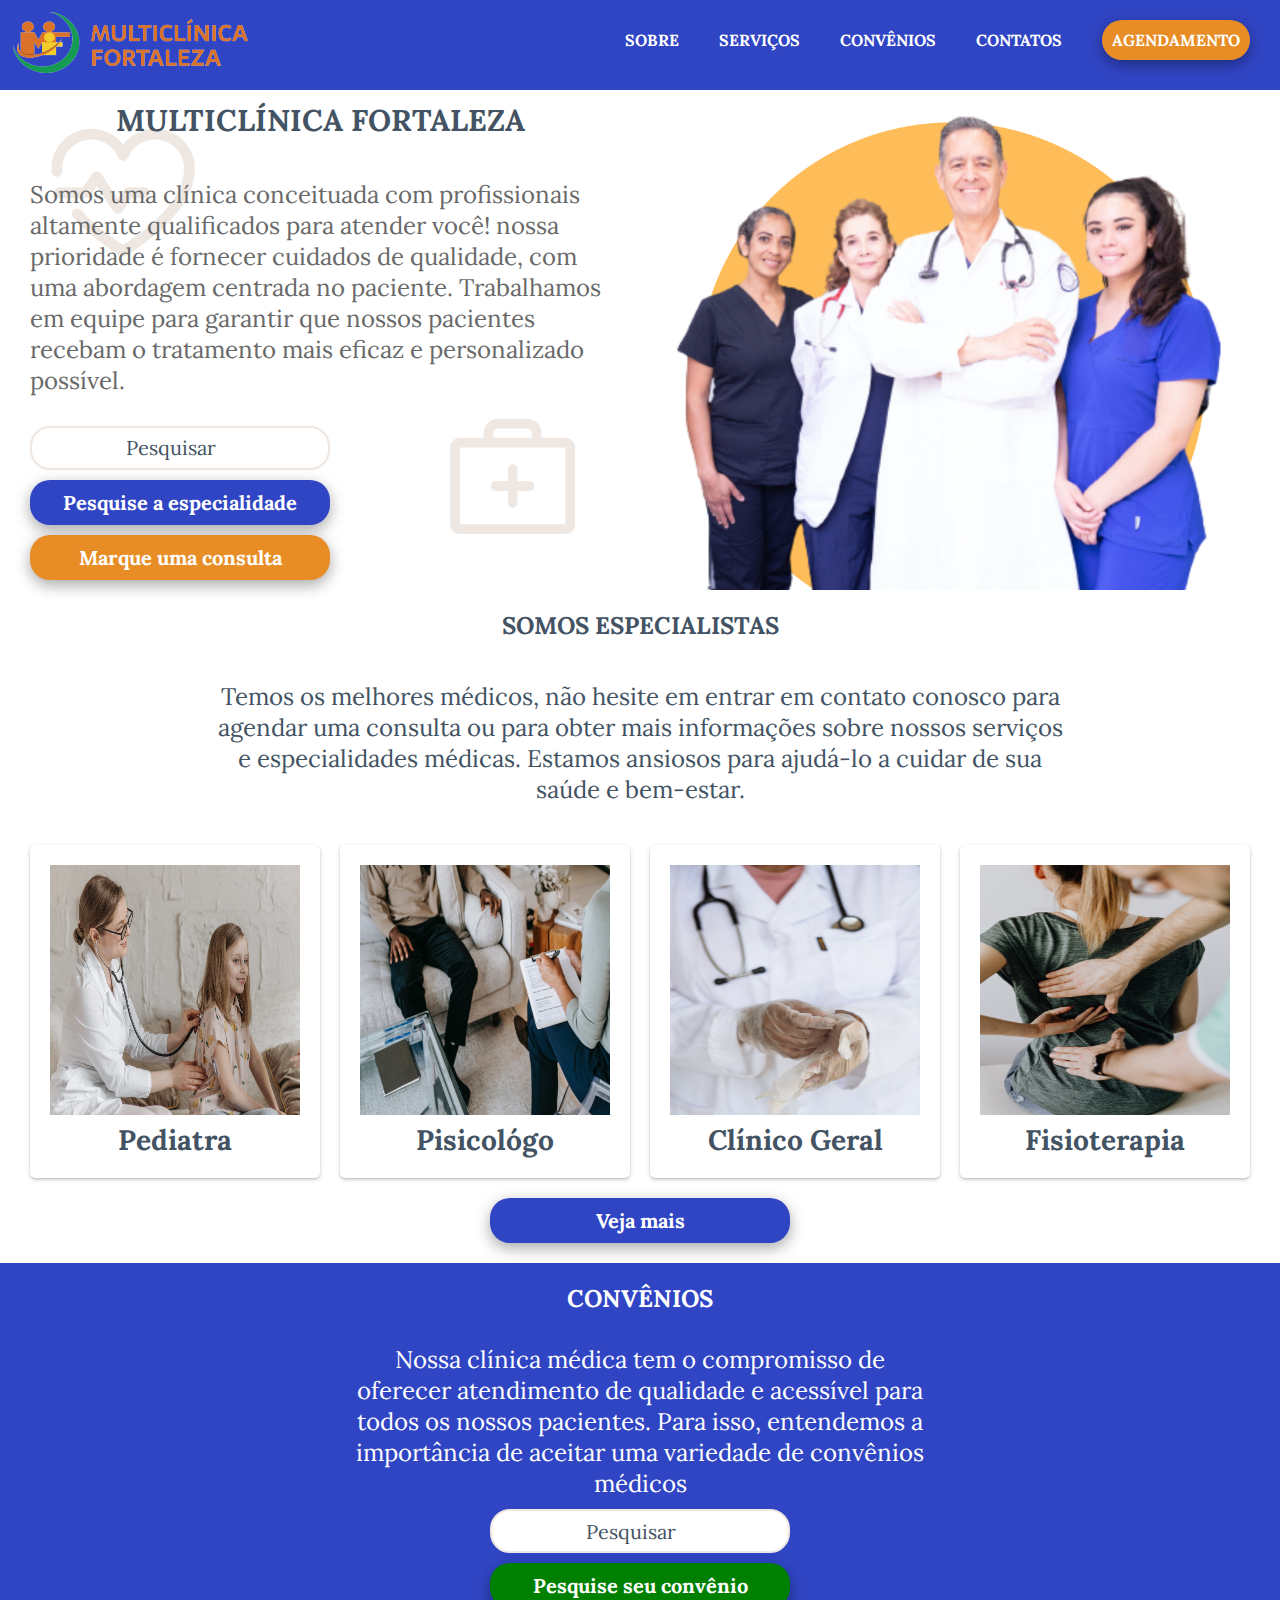
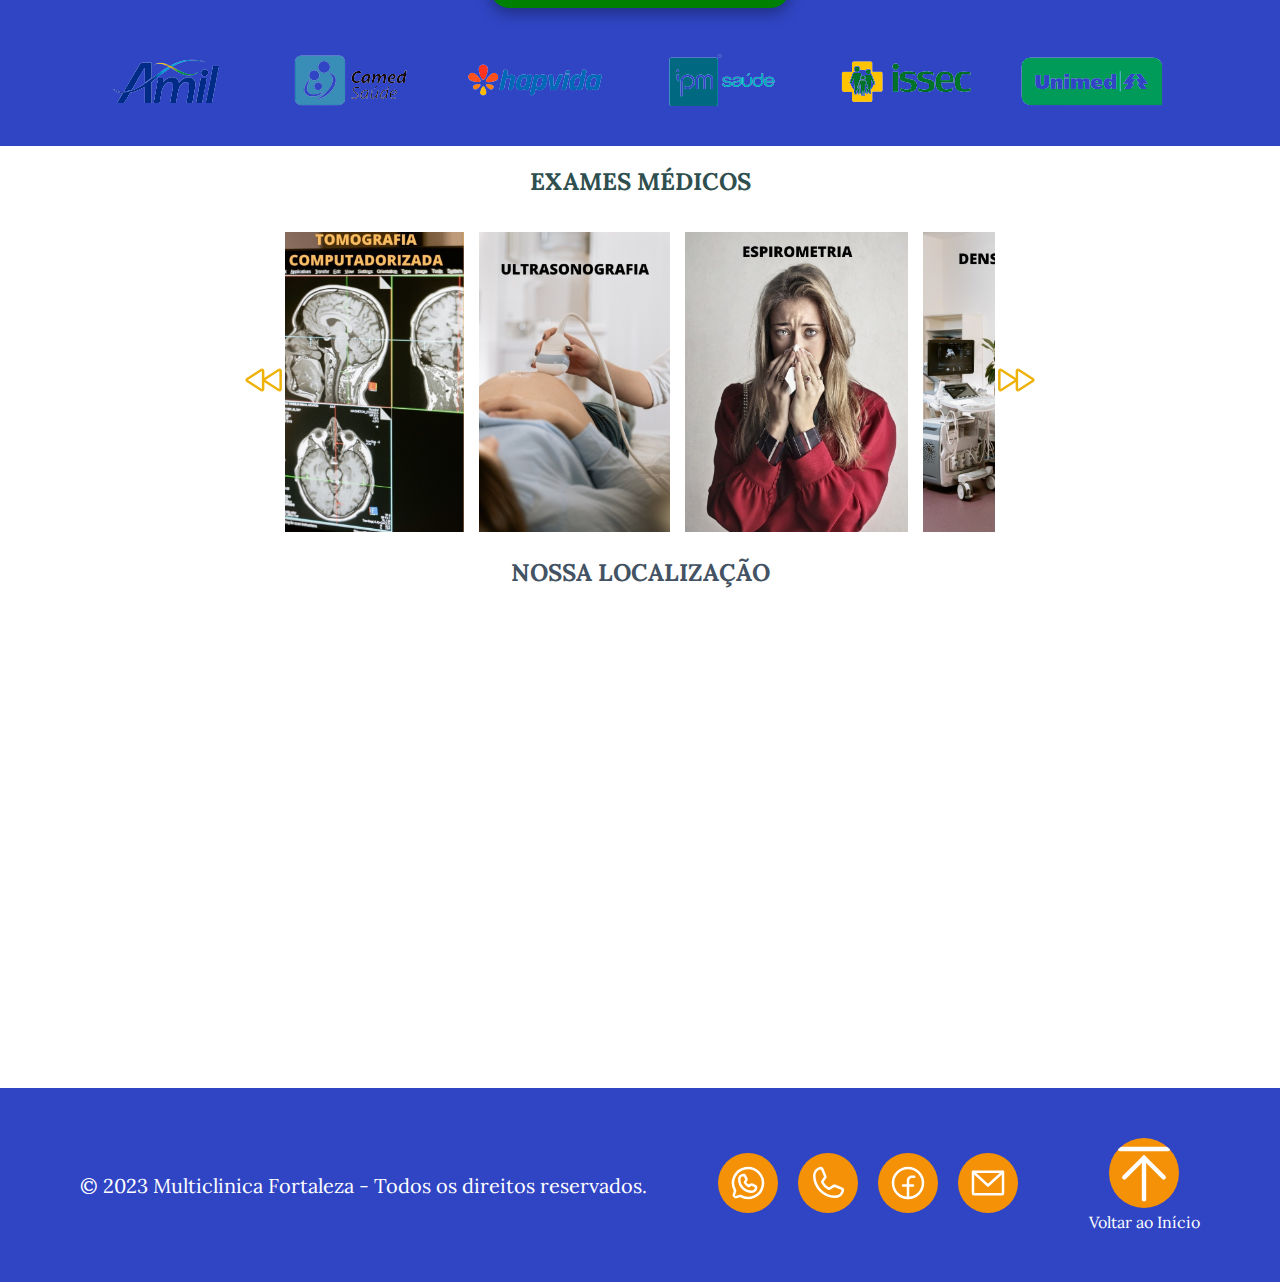
<file: index.html>
<!DOCTYPE html>
<html lang="en">
<head>
    <meta charset="UTF-8">
    <meta http-equiv="X-UA-Compatible" content="IE=edge">
    <meta name="viewport" content="width=device-width, initial-scale=1.0">
    <link rel="stylesheet" href="style.css">
    <title>Multiclinica</title>
</head>
<body>
    <header class="container_header">
        <div class="container_imagem">
            <img class="imagem_mobile" src="./img/svg/list (1).svg" alt="">
           <a href="./index.html"> <img class="imagem_logomarca" src="./img/clinicaMult-removebg-preview.png" alt=""></a>
        </div>
        <nav class="container_navegação">
            <img class="fechar" src="./img/svg/x (1).svg" alt="">
            <ul class="container_ul">
                <li class="container_li"><a class="container_link_header" href="#container_section_home">Sobre</a></li>
                <li class="container_li"><a class="container_link_header" href="#container_servicos">Serviços</a></li>
                <li class="container_li"><a class="container_link_header" href="#container_convenios">Convênios</a></li>
                <li class="container_li"><a class="container_link_header" href="#footer">Contatos</a></li>
                <li class="container_li"><a class="container_link_header btn_agendar" href="./assets/agendamento.html">Agendamento</a></li>
            </ul>
        </nav>
    </header>
    <main class="container_main">
        <section id="container_section_home">
            <div class="container_informação_home">
                <h1 class="titulo_home">MULTICLÍNICA FORTALEZA</h1>
               <p class="texto_home">Somos uma clínica conceituada com profissionais altamente qualificados para atender você!
                nossa prioridade é fornecer cuidados de qualidade, com uma abordagem centrada no paciente. Trabalhamos em equipe para
                 garantir que nossos pacientes recebam o tratamento mais eficaz e personalizado possível.</p>
                 <div class="btn">
                    <form action="">
                        <input id="busca" type="search" placeholder="Pesquisar">
                     </form>
                   <button class="btn_agendamento_home"><a class="link_home" 
                    href="">Pesquise a especialidade</a></button> <br>
                    <button class="consulta_home"><a class="link_home" 
                        href="./assets/agendamento.html">Marque uma consulta</a></button>
                 </div>
            </div>
            <img class="container_imagem_home" src="./img/medicos.png" alt="">
        </section>

        <section id="container_servicos">
            <div class="titulo_servicos">
                <h1 class="titulo_container_especialista"> Somos Especialistas</h1>
                <p class="texto_especialista" >Temos os melhores médicos, não hesite em entrar em contato conosco para agendar uma consulta ou para obter mais informações sobre 
                    nossos serviços e especialidades médicas. Estamos ansiosos para ajudá-lo a cuidar de sua saúde e bem-estar.</p>
                <div class="box_variedade_especialistas">
                    <div class="especialidade">
                        <img class="imagem_especialista" src="./img/pediatra.jpg" alt="">
                        <h3 class="title_especialista">Pediatra</h3>
                    </div>
                    <div class="especialidade">
                        <img class="imagem_especialista" src="./img/psico.jpg" alt="">
                        <h3 class="title_especialista">Pisicológo</h3>
                    </div>
                    <div class="especialidade">
                        <img class="imagem_especialista" src="./img/pexels-rfstudio-3825586.jpg" alt="">
                        <h3 class="title_especialista">Clínico Geral</h3>
                    </div>
                    <div class="especialidade">
                        <img class="imagem_especialista" src="./img/fisioterapeuta.jpg" alt="">
                        <h3 class="title_especialista">Fisioterapia</h3>
                    </div>
                    </div>
                <button class="mais_especialidades"><a class="link_especialidades"
                     href="">Veja mais</a></button>
            </div>
        </section>

        <section id="container_convenios">
            <h1 class="title_convenio">Convênios</h1>
            <p class="texto_convenio">Nossa clínica médica tem o compromisso de oferecer atendimento de qualidade 
                e acessível para todos os nossos pacientes. 
                Para isso, entendemos a importância de aceitar uma variedade de convênios médicos</p>
                <form action="">
                    <input id="busca_convenio" type="search" placeholder="Pesquisar">
                 </form>
                 <button class="btn_agendamento_home btn_convenio"><a class="link_home" 
                    href="./assets/agendamento.html">Pesquise seu convênio</a></button>
              <img class="image_convenio" src="./img/convenios-removebg-preview.png" alt="">
        </section>

        <h1 class="title_exames">Exames Médicos</h1>
        <section class="container_exames">
            <button class="btn_carrocel left control">
                <img class="btn_left arrow-left" src="./img/svg/rewind.svg" alt="">
            </button>
            <button class="btn_carrocel right control">
                <img class="btn_right arrow-right" src="./img/svg/fast-forward.svg" alt="">
            </button>
            <div class="gallery-wrapper">
                <div class="gallery">
                    <img src="./img/tomografiaa.jpeg" alt="" class="item current-item">
                    <img src="./img/ultrassonografia.jpeg" alt="" class="item current-item">
                    <img src="./img/espirross.jpeg" alt="" class="item current-item">
                    <img src="./img/examessmedicos.jpeg" alt="" class="item current-item">
                    <img src="./img/covid19.jpeg" alt="" class="item current-item">
                    <img src="./img/mamografiaa.jpeg" alt="" class="item current-item">
                    <img src="./img/examess.jpeg" alt="" class="item current-item">
                </div>
            </div>
        </section>

        <div class="map">
            <h1 class="titulo_map">Nossa Localização</h1>
            <iframe class="mapa" src="https://www.google.com/maps/embed?pb=!1m18!1m12!1m3!1d3981.1343644819176!2d-38.569304420487995!3d-3.7809303445148736!2m3!1f0!2f0!3f0!3m2!1i1024!2i768!4f13.1!3m3!1m2!1s0x7c74ea029549179%3A0x5ecf318aa0a937a4!2sMulticl%C3%ADnica%20Fortaleza!5e0!3m2!1spt-BR!2sbr!4v1677583137469!5m2!1spt-BR!2sbr" width="600" height="450" style="border:0;" allowfullscreen="" loading="lazy" referrerpolicy="no-referrer-when-downgrade"></iframe>
        </div>
    </main>
   
    <footer id="footer">
        <div class="container-footer">
            <p class="texto-footer">© 2023 Multiclinica Fortaleza - Todos os direitos reservados.</p>
        <nav class="navegacao-footer">
            <ul class="ul-footer">

                <li class="li-footer">
                    <a href="" class="link-footer">
                        <img src="./img/svg/whatsapp-logo.svg"
                         alt="" class="img-footer">
                    </a>
                </li>
                <li class="li-footer">
                    <a href="" class="link-footer">
                        <img src="./img/svg/phone.svg" 
                        alt="" class="img-footer">
                    </a>
                </li>
                    <li class="li-footer">
                        <a href="" class="link-footer"> 
                            <img src="./img/svg/facebook-logo.svg" alt="" class="img-footer">
                        </a>
                    </li>
                    <li class="li-footer">
                        <a href="" class="link-footer">
                            <img src="./img/svg/envelope-simple.svg" alt="" class="img-footer">
                        </a>
                    </li>
            </ul>
        </nav>
      <div class="top">
        <a href="#container_section_home" class="link-top">
            <img class="imagem-top" src="./img/arrow-line-up.svg" alt="">
            <p class="voltar-ao-top">Voltar ao Início</p>
        </a>
      </div>
        </div>
    </footer>
    <script src="./script.js"></script>
</body>
</html>
</file>
<file: style.css>
@import url('https://fonts.googleapis.com/css2?family=Lora:ital,wght@0,400;0,500;0,600;0,700;1,400;1,500;1,600;1,700&display=swap');

* {
    margin: 0;
    padding: 0;
    box-sizing: border-box;
    font-family: "Lora";

}

h1 {
    font-family: "Lora";
    font-weight: 900;
    text-transform: uppercase;
    font-size: 24px;
}

p {
    font-weight: 400;
}

.container_header {
    display: flex;
    justify-content: space-between;
    padding: 10px;
    background-color: #3045C4;
   position: sticky;
   top: 0;
}

.imagem_mobile,
.fechar {
    display: none;
    cursor: pointer;
}

.imagem_logomarca {
    width: 100%;
}

.container_ul {
    display: flex;
}

.container_li {
    padding: 20px;
    list-style: none;
}

.container_li:hover {
    background: #96b7ee;
    border-radius: 10px;
}

.container_link_header {
    text-decoration: none;
    color: white;
    font-weight: bold;
    text-transform: uppercase;
}

.btn_agendar {
    box-shadow: rgba(0, 0, 0, 0.35) 0px 5px 15px;
    padding: 10px;
    color: white;
    font-weight: bold;
    background: rgb(232, 141, 37);
    border-radius: 20px;
    cursor: pointer;
}

#container_section_home {
    display: grid;
    grid-template-columns: 1fr 1fr;

}

.link_home {
    color: white;
    text-decoration: none;
}

.container_imagem_home {
    width: 100%;
    height: 500px;
    object-fit: contain;
}

.container_informação_home {
    color: dimgray;
    display: flex;
    flex-direction: column;
    justify-content: center;
    background-image: url("./img/Design\ sem\ nome\ \(1\).png");
    background-position: center;
    background-size: 610px;
}

.titulo_home {
    font-size: 30px;
    color: rgb(67, 83, 99);
    padding-bottom: 10px;
    text-align: center;
}

.texto_home {
    font-size: 24px;
    padding: 30px;
}

.btn_agendamento_home {
    font-size: 20px;
    box-shadow: rgba(0, 0, 0, 0.35) 0px 5px 15px;
    padding: 10px;
    color: #ebe8e3;
    font-weight: bold;
    background-color: #3045C4;
    border-radius: 20px;
    cursor: pointer;
    border: none;
    width: 300px;
    margin-left: 30px;
}
.consulta_home{
    font-size: 20px;
    box-shadow: rgba(0, 0, 0, 0.35) 0px 5px 15px;
    padding: 10px;
    color: #ebe8e3;
    font-weight: bold;
    background: rgb(232, 141, 37);
    border-radius: 20px;
    cursor: pointer;
    border: none;
    width: 300px;
    margin-left: 30px;
    margin-top: 10px;
}

.consulta_home:hover{
    background-color: green;
}

.btn_agendamento_home:hover {
    background-color: green;
}

#busca {
    width: 300px;
    height: 40px;
    margin-left: 30px;
    font-size: 20px;
    border-radius: 20px;
    margin-bottom: 10px;
    border: 2px solid #eee7e2;
    padding: 20px;
}

#busca::placeholder {
    color: rgb(67, 83, 99);
    text-align: center;
}

#busca:hover {
    outline: 2px solid #3045C4;
}

#container_servicos {
    text-align: center;
    font-size: 24px;
    color: rgb(67, 83, 99);
    padding-bottom: 20px;

}

.titulo_servicos {
    display: flex;
    flex-direction: column;
    justify-content: center;
    align-items: center;

}

.box_variedade_especialistas {
    display: grid;
    grid-template-columns: 1fr 1fr 1fr 1fr 1fr;
    margin: 10px;
    display: flex;
    align-items: center;
    justify-content: center;
    flex-wrap: wrap;
}

.texto_especialista {
    width: 900px;
    text-align: center;
}

.especialidade {
    box-shadow: rgba(50, 50, 93, 0.25) 0px 2px 5px -1px,
        rgba(0, 0, 0, 0.3) 0px 1px 3px -1px;
    margin: 10px;
    border-radius: 5px;
}

.title_especialista {
    color: rgb(67, 83, 99);
}

.titulo_container_especialista,
.texto_especialista,
.especialidade {
    padding: 20px;
}

.imagem_especialista {
    width: 250px;
    height: 250px;
}

.mais_especialidades {
    font-size: 20px;
    box-shadow: rgba(0, 0, 0, 0.35) 0px 5px 15px;
    padding: 10px;
    font-weight: bold;
    background: #3045C4;
    border-radius: 20px;
    cursor: pointer;
    border: none;
    width: 300px;
}

.mais_especialidades:hover {
    background: #f59106;
}

.link_especialidades {
    text-decoration: none;
    color: white;

}

#container_convenios {
    background-color: #3045C4;
    color: white;
    text-align: center;
    display: flex;
    flex-direction: column;
    justify-content: center;
    align-items: center;
    padding-bottom: 20px;
}

.texto_convenio {
    font-size: 24px;
    width: 600px;
    padding: 10px;
}

.title_convenio {
    font-size: 24px;
    padding: 20px;
}

#busca_convenio {
    width: 300px;
    height: 40px;
    font-size: 20px;
    border-radius: 20px;
    margin-bottom: 10px;
    border: 2px solid #eee7e2;
    padding: 20px;
}

#busca_convenio::placeholder {
    color: rgb(67, 83, 99);
    text-align: center;
}

#busca_convenio:hover {
    outline: 2px solid #f59106;
}

.image_convenio{
    max-width: 100%;
  padding-top: 30px;
}

.btn_convenio{
    margin-left: 0;
    background-color: green;
}

.btn_convenio:hover{
    background-color: #f59106;
}

.map {
    display: flex;
    align-items: center;
    justify-content: center;
    flex-direction: column;
}

.titulo_map {
    color: rgb(67, 83, 99);
    margin: 10px;
    padding-bottom: 10px;
}

.title_exames {
    color: darkslategrey;
    text-align: center;
    margin: 20px;
}

.container_exames {
    position: relative;
    padding: 15px;
    max-width: 790px;
    margin: 0 auto;
}

.gallery {
    display: flex;
    flex-flow: row nowrap;
    gap: 15px;
}

.gallery-wrapper {
    overflow-x: auto;
}

.gallery-wrapper::-webkit-scrollbar {
    display: none;
}

.left,
.right {
    position: absolute;
    top: 0;
    left: 0;
    right: auto;
    bottom: 0;
    width: 40px;
    cursor: pointer;
    border: none;
    background: white;

}

.right {
    left: auto;
    right: 0;
}

.btn_left,
.btn_right {
    width: 40px;
}

.item {
    width: 590px;
    height: 300px;
    object-fit: contain;
    transition: all 600ms ease-in-out;
    opacity: 0.5;
}

.current-item {
    opacity: 1;
}

.container-footer {
    display: flex;
    justify-content: space-around;
    text-align: center;
    align-items: center;
    color: white;
    background-color: #3045C4;
    width: 100%;
    padding:  50px;
    margin-top: 30px;
}

.ul-footer, .li-footer {
    display: flex;
}

.link-footer {
    color: white;
    text-decoration: none;
}

.texto-footer{
    font-size: 20px;
}

.img-footer{
    width: 60px;
    padding: 10px;
    background-color: #f59106;
    border-radius: 50px;
    margin: 10px;
}

.voltar-ao-top, .link-top{
    color: white;
    text-decoration: none;
}

.imagem-top{
    width: 70px;
    background-color: #f59106;
    border-radius: 50px;
}

@media screen and (max-width:1024px) {
    .container_imagem_home {
        height: 500px;
    }

    .texto_especialista {
        padding: 0;
        margin: 0;
    }

    .imagem_especialista {
        width: 220px;
        height: 250px;
    }

    .especialidade {
        padding: 4px;
    }
}

@media screen and (max-width:800px) {
    .imagem_logomarca {
        width: 150px;
    }

    
.btn_convenio{
    margin-left: 0;
}

    .mapa {
        width: 100%;
        padding: 20px;
    }

    .titulo_home {
        font-size: 24px;
        margin-top: 20px;
    }

    .container_header {
        display: flex;
        flex-direction: column;
    }

    .container_ul {
        display: flex;
        flex-direction: column;
    }

    .container_li {
        padding-bottom: 20px;

    }

    .container_li:hover {
        background-color: #3f83f7;
    }

    .container_link_header {
        font-size: 20px;
        color: white;
    }

    .imagem_mobile {
        display: block;
        width: 50px;
    }

    .btn_agendamento_home {
        margin-left: 30px;
    }

    .container_imagem {
        display: flex;
        justify-content: space-between;
    }

    .container_navegação {
        display: none;
        background-color: #b0aeab;
        width: 270px;
        height: 350px;
        padding: 10px;
    }

    .fechar {
        display: block;
        width: 50px;
        right: 0;
        position: absolute;
        padding: 5px;
    }

    #container_section_home {
        display: flex;
        flex-direction: column;
        padding: 10px;
    }

    .container_informação_home {
        height: 350px;
        background-color: white;
    }

    .container_imagem_home {
        display: none;
    }

    .texto_especialista {
        margin: 20px;
        width: 90%;
        display: none;
    }

    .box_variedade_especialistas {
        display: flex;
        flex-wrap: wrap;
    }

    .especialidade {
        width: 170px;
        padding: 0;
    }

    .imagem_especialista {
        width: 100%;
        height: 150px;

    }

    .texto_home {
        padding: 0;
        margin: 10px;
        text-align: center;
    }

    .btn {
        display: flex;
        align-items: center;
        justify-content: center;
        flex-direction: column;
    }
}

@media screen and (max-width:600px) {
    .titulo_home {
        margin-top: 15px;
        padding: 0;
    }

    .consulta_home{
        margin-top: 0;
        margin-left: 0;
    }

    .texto_home,
    .texto_convenio {
        font-size: 20px;
    }

    #busca,
    .btn_agendamento_home {
        margin-left: 0;
    }

    .texto_convenio {
        width: 100%;
        padding: 20px;
    }

    .titulo_convenio {
        padding-bottom: 0;
    }

    .titulo_container_especialista {
        padding-bottom: 0;
    }

    .texto_especialista {
        display: none;
    }
    .container-footer{
        flex-direction: column;
    }
   
}
@media screen and (max-width:500px){

}
@media screen and (max-width:400px) {
    .container_informação_home {
        height: 500px;
        background-size: 300px;
        height: auto;
        display: flex;
        align-items: center;
        justify-content: center;
        padding: 10px;
    }

    .mapa {
        width: 100%;
    }

    .texto_home {
        margin-top: 8px;
        text-align: center;
        font-size: 20px;
    }

    .texto_especialista {
        width: 90%;
        margin: 10px;
        display: none;
    }

    .titulo_container_especialista {
        font-size: 24px;
        text-transform: uppercase;
        padding-bottom: 0;
    }

    .especialidade {
        width: 140px;
    }

    .box_variedade_especialistas {
        margin: 20px;
    }

    .mobile2 {
        display: none;
    }

    .title_especialista {
        font-size: 20px;
        padding: 10px;
    }

    .especialidade,
    .imagem_especialista {
        width: 100%;
        object-fit: cover;
    }

    .btn_agendamento_home {
        margin-left: 0;
    }

    .mais_especialidades {
        width: 90%;
        margin: 10px;
        padding: 0;
        height: 35px;
    }

    .texto-footer{
        margin-bottom: 20px;
    }
   
}

@media screen and (max-width:350px) {

    .titulo_home,
    .titulo_container_especialista {
        font-size: 22px;
    }

    .titulo_home {
        margin: 10px;
    }

    .texto_home {
        margin: 10px;
    }

    .especialidade,
    .imagem_especialista {
        width: 100%;
    }
}

@media screen and (max-width:320px) {

    #busca,
    .btn_agendamento_home,
    .mais_especialidades {
        width: 100%;
    }

    .btn {
        margin: 10px;
    }

    .img-footer, .imagem-top{
        width: 50px;
    }
}
</file>
